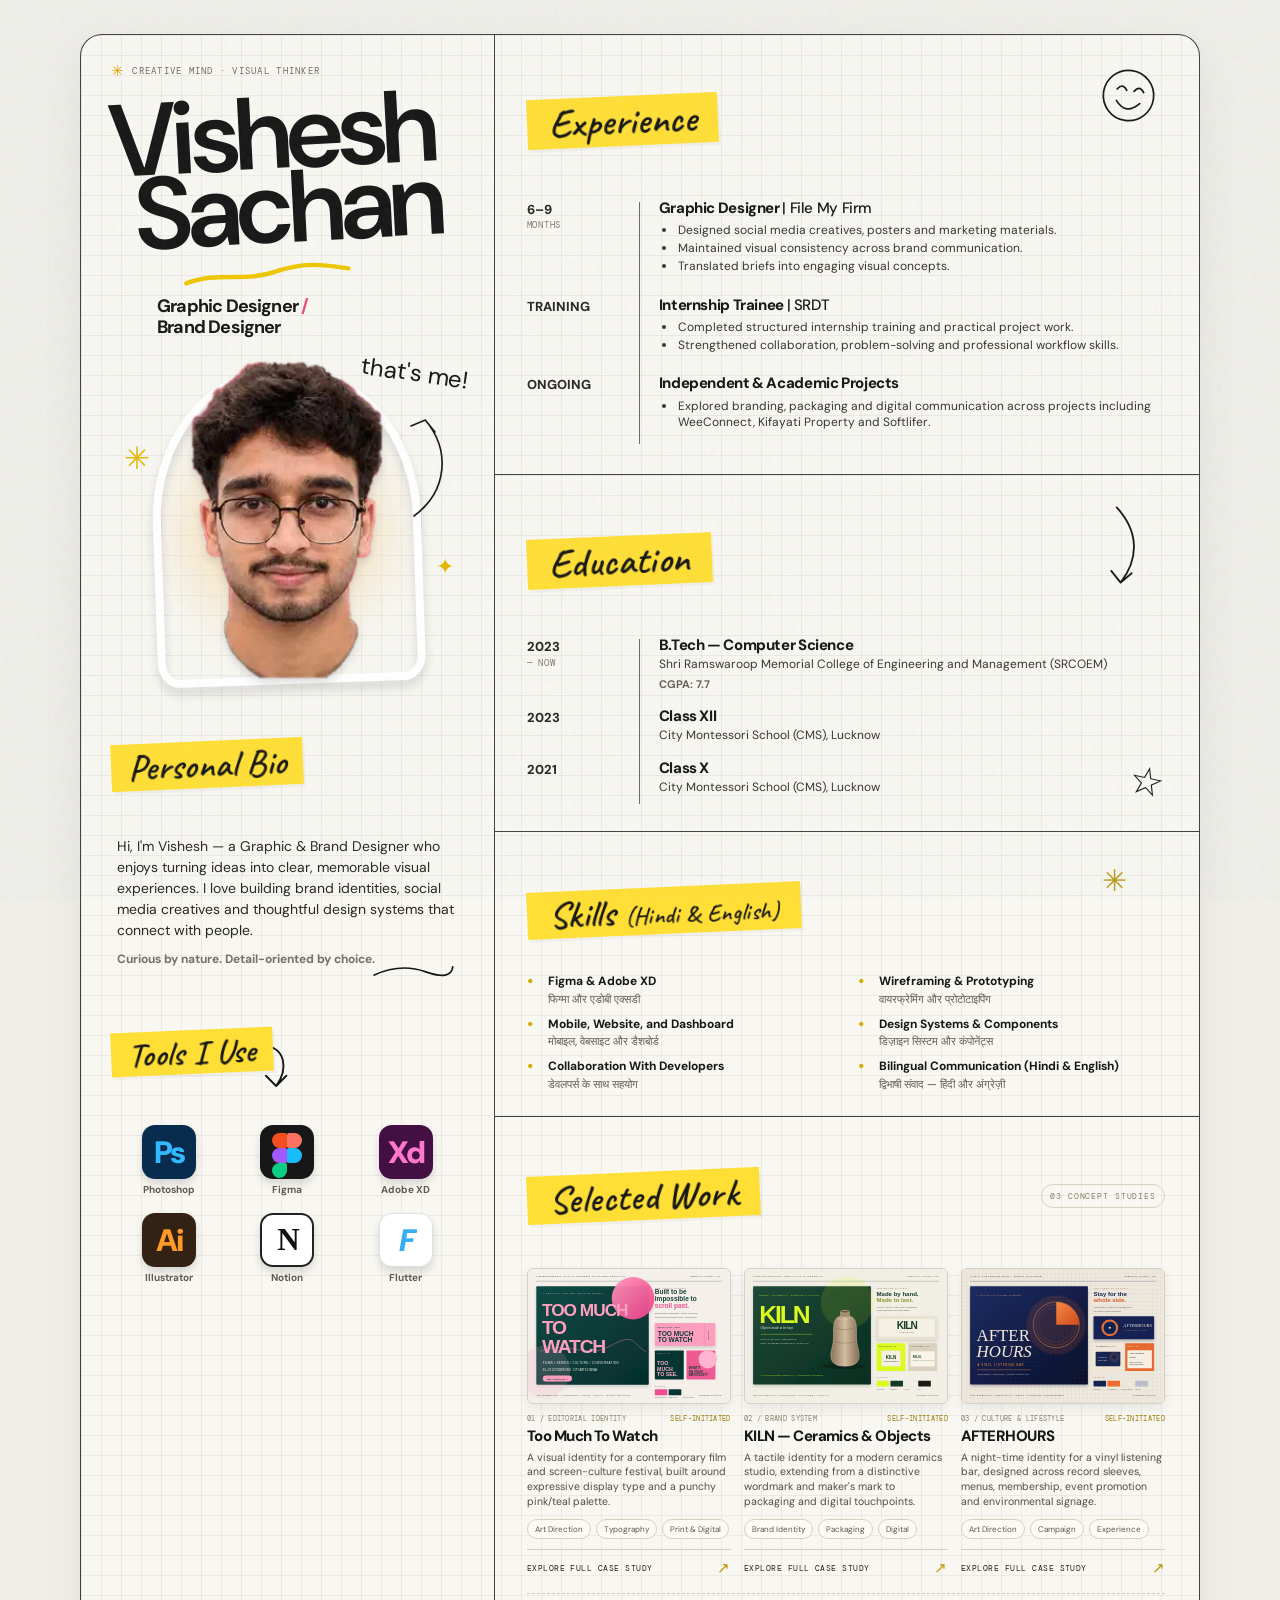
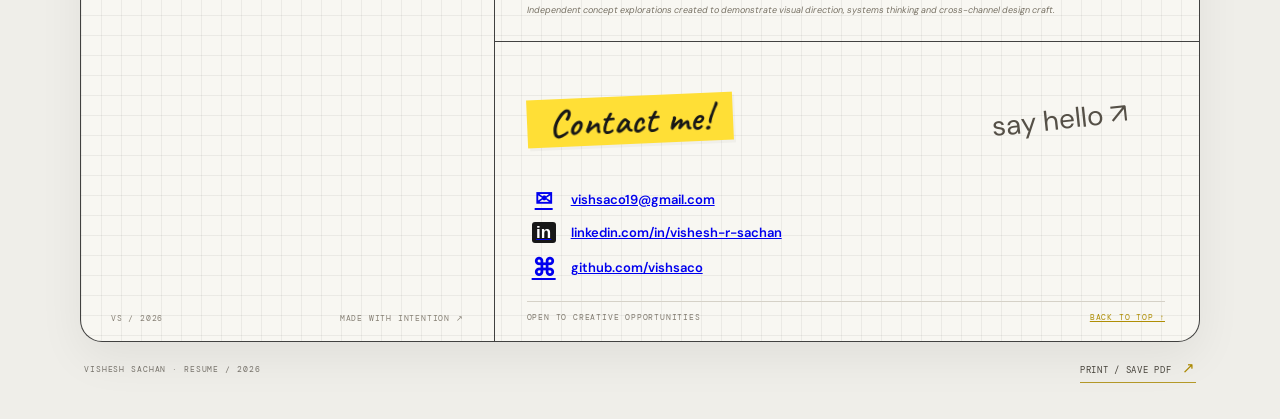
<file: index.html>
<!doctype html>
<html lang="en">
<head>
  <meta charset="utf-8">
  <meta name="viewport" content="width=device-width, initial-scale=1">
  <meta name="theme-color" content="#f7f6f1">
  <meta name="description" content="Vishesh Sachan — Graphic Designer and Brand Designer. Resume and selected experience.">
  <title>Vishesh Sachan — Resume</title>
  <link rel="preconnect" href="https://fonts.googleapis.com">
  <link rel="preconnect" href="https://fonts.gstatic.com" crossorigin>
  <link href="https://fonts.googleapis.com/css2?family=Caveat:wght@500;600;700&family=DM+Sans:wght@400;500;600;700;800;900&family=DM+Mono:wght@400;500&display=swap" rel="stylesheet">
  <link rel="stylesheet" href="./styles.css">
</head>
<body>
  <div class="paper-noise" aria-hidden="true"></div>
  <div class="page-wrap">
    <div class="resume-board" id="top">
      <aside class="left-rail">
        <header class="identity">
          <div class="tiny-kicker"><span class="tiny-star">✳</span> CREATIVE MIND · VISUAL THINKER</div>
          <h1 class="name handwritten">Vishesh<br><span>Sachan</span></h1>
          <svg class="name-scribble" viewBox="0 0 230 24" aria-hidden="true"><path d="M4 17 C46 3 82 21 123 10 S189 4 224 12"/></svg>
          <p class="role">Graphic Designer <span>/</span><br>Brand Designer</p>
        </header>

        <div class="portrait-zone">
          <div class="portrait-halo"></div>
          <svg class="portrait-arrow" viewBox="0 0 80 160" aria-hidden="true">
            <path d="M12 146 C58 112 60 57 27 18 M27 18 L8 26 M27 18 L40 34"/>
          </svg>
          <div class="portrait-sticker">
            <img src="./portrait.webp" alt="Portrait of Vishesh Sachan">
          </div>
          <div class="portrait-caption handwritten">that's me!</div>
          <span class="portrait-spark spark-a">✳</span>
          <span class="portrait-spark spark-b">✦</span>
        </div>

        <section class="bio-block">
          <h2 class="note-label handwritten">Personal Bio</h2>
          <p>Hi, I'm Vishesh — a Graphic &amp; Brand Designer who enjoys turning ideas into clear, memorable visual experiences. I love building brand identities, social media creatives and thoughtful design systems that connect with people.</p>
          <p class="bio-last">Curious by nature. Detail-oriented by choice.</p>
          <svg class="underline-doodle" viewBox="0 0 100 22" aria-hidden="true"><path d="M2 16 Q34 1 65 12 T98 6"/></svg>
        </section>

        <section class="tools-block">
          <h2 class="note-label handwritten">Tools I Use</h2>
          <svg class="down-arrow" viewBox="0 0 60 70" aria-hidden="true"><path d="M15 4 C48 6 49 35 34 56 M34 56 L21 43 M34 56 L47 43"/></svg>
          <div class="software-grid">
            <div class="software photoshop" aria-label="Adobe Photoshop"><b>Ps</b><span>Photoshop</span></div>
            <div class="software figma" aria-label="Figma"><b><i></i><i></i><i></i><i></i><i></i></b><span>Figma</span></div>
            <div class="software xd" aria-label="Adobe XD"><b>Xd</b><span>Adobe XD</span></div>
            <div class="software illustrator" aria-label="Adobe Illustrator"><b>Ai</b><span>Illustrator</span></div>
            <div class="software notion" aria-label="Notion"><b>N</b><span>Notion</span></div>
            <div class="software flutter" aria-label="Flutter"><b>F</b><span>Flutter</span></div>
          </div>
        </section>
        <div class="rail-footer"><span>VS / 2026</span><span>MADE WITH INTENTION ↗</span></div>
      </aside>

      <main class="right-rail">
        <section class="resume-section experience-section" id="experience">
          <div class="section-head">
            <h2 class="note-label handwritten">Experience</h2>
            <svg class="smile-doodle" viewBox="0 0 80 80" aria-hidden="true"><circle cx="40" cy="40" r="31"/><path d="M25 34 q6 -9 12 0 M46 34 q6 -9 12 0 M26 48 q14 17 29 0"/></svg>
          </div>
          <div class="timeline">
            <article class="timeline-item">
              <div class="timeline-date">6–9<br><small>MONTHS</small></div>
              <div class="timeline-content">
                <h3>Graphic Designer <span>| File My Firm</span></h3>
                <ul>
                  <li>Designed social media creatives, posters and marketing materials.</li>
                  <li>Maintained visual consistency across brand communication.</li>
                  <li>Translated briefs into engaging visual concepts.</li>
                </ul>
              </div>
            </article>
            <article class="timeline-item">
              <div class="timeline-date">TRAINING</div>
              <div class="timeline-content">
                <h3>Internship Trainee <span>| SRDT</span></h3>
                <ul>
                  <li>Completed structured internship training and practical project work.</li>
                  <li>Strengthened collaboration, problem-solving and professional workflow skills.</li>
                </ul>
              </div>
            </article>
            <article class="timeline-item">
              <div class="timeline-date">ONGOING</div>
              <div class="timeline-content">
                <h3>Independent &amp; Academic Projects</h3>
                <ul>
                  <li>Explored branding, packaging and digital communication across projects including WeeConnect, Kifayati Property and Softlifer.</li>
                </ul>
              </div>
            </article>
          </div>
        </section>

        <section class="resume-section education-section" id="education">
          <div class="section-head">
            <h2 class="note-label handwritten">Education</h2>
            <svg class="curve-doodle" viewBox="0 0 60 120" aria-hidden="true"><path d="M15 5 C45 38 42 72 20 101 M20 101 L8 86 M20 101 L34 89"/></svg>
          </div>
          <div class="timeline education-timeline">
            <article class="timeline-item">
              <div class="timeline-date">2023<br><small>— NOW</small></div>
              <div class="timeline-content">
                <h3>B.Tech — Computer Science</h3>
                <p>Shri Ramswaroop Memorial College of Engineering and Management (SRCOEM)</p>
                <p class="detail">CGPA: 7.7</p>
              </div>
            </article>
            <article class="timeline-item">
              <div class="timeline-date">2023</div>
              <div class="timeline-content">
                <h3>Class XII</h3>
                <p>City Montessori School (CMS), Lucknow</p>
              </div>
            </article>
            <article class="timeline-item">
              <div class="timeline-date">2021</div>
              <div class="timeline-content">
                <h3>Class X</h3>
                <p>City Montessori School (CMS), Lucknow</p>
              </div>
            </article>
          </div>
          <span class="education-star">☆</span>
        </section>

        <section class="resume-section skills-section" id="skills">
          <div class="section-head">
            <h2 class="note-label handwritten">Skills <span>(Hindi &amp; English)</span></h2>
            <span class="section-spark">✳</span>
          </div>
          <ul class="bilingual-skills">
            <li><span class="skill-bullet">•</span><span><b>Figma &amp; Adobe XD</b><small>फिग्मा और एडोबी एक्सडी</small></span></li>
            <li><span class="skill-bullet">•</span><span><b>Wireframing &amp; Prototyping</b><small>वायरफ्रेमिंग और प्रोटोटाइपिंग</small></span></li>
            <li><span class="skill-bullet">•</span><span><b>Mobile, Website, and Dashboard</b><small>मोबाइल, वेबसाइट और डैशबोर्ड</small></span></li>
            <li><span class="skill-bullet">•</span><span><b>Design Systems &amp; Components</b><small>डिज़ाइन सिस्टम और कंपोनेंट्स</small></span></li>
            <li><span class="skill-bullet">•</span><span><b>Collaboration With Developers</b><small>डेवलपर्स के साथ सहयोग</small></span></li>
            <li><span class="skill-bullet">•</span><span><b>Bilingual Communication (Hindi &amp; English)</b><small>द्विभाषी संवाद — हिंदी और अंग्रेज़ी</small></span></li>
          </ul>
        </section>


        <section class="resume-section selected-work-section" id="selected-work">
          <div class="section-head">
            <h2 class="note-label handwritten">Selected Work</h2>
            <span class="work-kicker">03 CONCEPT STUDIES</span>
          </div>
          <div class="work-grid">
            <article class="work-card">
              <a class="work-image" href="./case-study-sharp.html?project=watch&rev=20261105" aria-label="Open Too Much To Watch concept board"><img src="./project-1.svg" alt="Too Much To Watch festival identity: poster, ticket, programme booklet, social posts, merchandise and wayfinding" loading="lazy"><span class="image-open">VIEW CASE STUDY ↗</span></a>
              <div class="work-meta"><span>01 / EDITORIAL IDENTITY</span><span>SELF-INITIATED</span></div>
              <h3>Too Much To Watch</h3>
              <p>A visual identity for a contemporary film and screen-culture festival, built around expressive display type and a punchy pink/teal palette.</p>
              <div class="work-tags"><span>Art Direction</span><span>Typography</span><span>Print & Digital</span></div><a class="case-link" href="./case-study-sharp.html?project=watch&rev=20261105">EXPLORE FULL CASE STUDY <span>↗</span></a>
            </article>
            <article class="work-card">
              <a class="work-image" href="./case-study-sharp.html?project=kiln&rev=20261105" aria-label="Open KILN concept board"><img src="./project-2.svg" alt="KILN ceramics studio identity: wordmark, packaging, product branding, stationery and digital storefront" loading="lazy"><span class="image-open">VIEW CASE STUDY ↗</span></a>
              <div class="work-meta"><span>02 / BRAND SYSTEM</span><span>SELF-INITIATED</span></div>
              <h3>KILN — Ceramics & Objects</h3>
              <p>A tactile identity for a modern ceramics studio, extending from a distinctive wordmark and maker's mark to packaging and digital touchpoints.</p>
              <div class="work-tags"><span>Brand Identity</span><span>Packaging</span><span>Digital</span></div><a class="case-link" href="./case-study-sharp.html?project=kiln&rev=20261105">EXPLORE FULL CASE STUDY <span>↗</span></a>
            </article>
            <article class="work-card">
              <a class="work-image" href="./case-study-sharp.html?project=afterhours&rev=20261105" aria-label="Open AFTERHOURS concept board"><img src="./project-3.svg" alt="AFTERHOURS listening bar identity: record sleeves, membership cards, menu, merchandise, posters and signage" loading="lazy"><span class="image-open">VIEW CASE STUDY ↗</span></a>
              <div class="work-meta"><span>03 / CULTURE & LIFESTYLE</span><span>SELF-INITIATED</span></div>
              <h3>AFTERHOURS</h3>
              <p>A night-time identity for a vinyl listening bar, designed across record sleeves, menus, membership, event promotion and environmental signage.</p>
              <div class="work-tags"><span>Art Direction</span><span>Campaign</span><span>Experience</span></div><a class="case-link" href="./case-study-sharp.html?project=afterhours&rev=20261105">EXPLORE FULL CASE STUDY <span>↗</span></a>
            </article>
          </div>
          <p class="concept-note">Independent concept explorations created to demonstrate visual direction, systems thinking and cross-channel design craft.</p>
        </section>

        <section class="resume-section contact-section" id="contact">
          <div class="section-head">
            <h2 class="note-label handwritten">Contact me!</h2>
            <span class="contact-doodle handwritten">say hello ↗</span>
          </div>
          <div class="contact-links">
            <a href="mailto:vishsaco19@gmail.com"><span class="contact-icon">✉</span><span>vishsaco19@gmail.com</span></a>
            <a href="https://www.linkedin.com/in/vishesh-r-sachan-5ab29739b/" target="_blank" rel="noopener"><span class="contact-icon linkedin-icon">in</span><span>linkedin.com/in/vishesh-r-sachan</span></a>
            <a href="https://github.com/vishsaco" target="_blank" rel="noopener"><span class="contact-icon github-icon">⌘</span><span>github.com/vishsaco</span></a>
          </div>
          <div class="contact-bottom"><span>OPEN TO CREATIVE OPPORTUNITIES</span><a href="#top">BACK TO TOP ↑</a></div>
        </section>
      </main>
    </div>
    <div class="page-controls">
      <span>VISHESH SACHAN · RESUME / 2026</span>
      <button id="printResume" type="button">PRINT / SAVE PDF <span>↗</span></button>
    </div>
  </div>
  <script src="./app.js"></script>
</body>
</html>
</file>
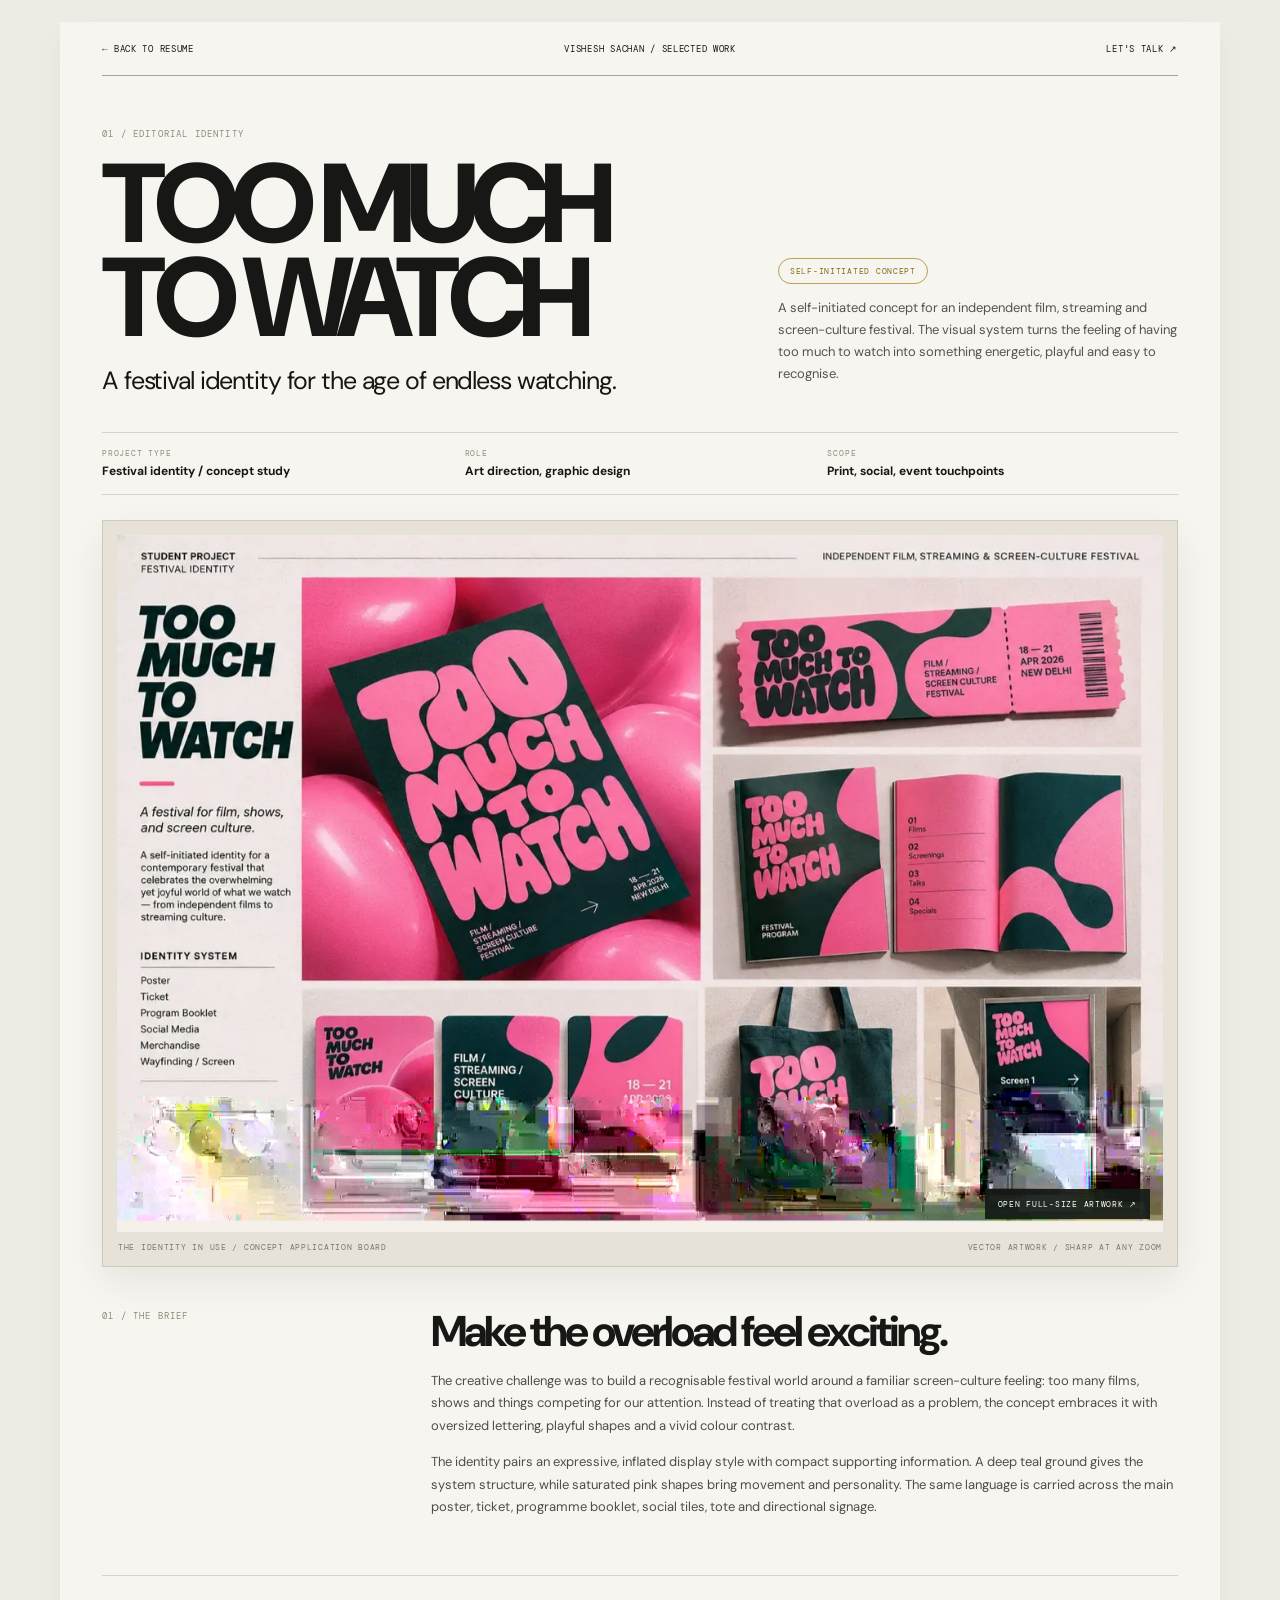
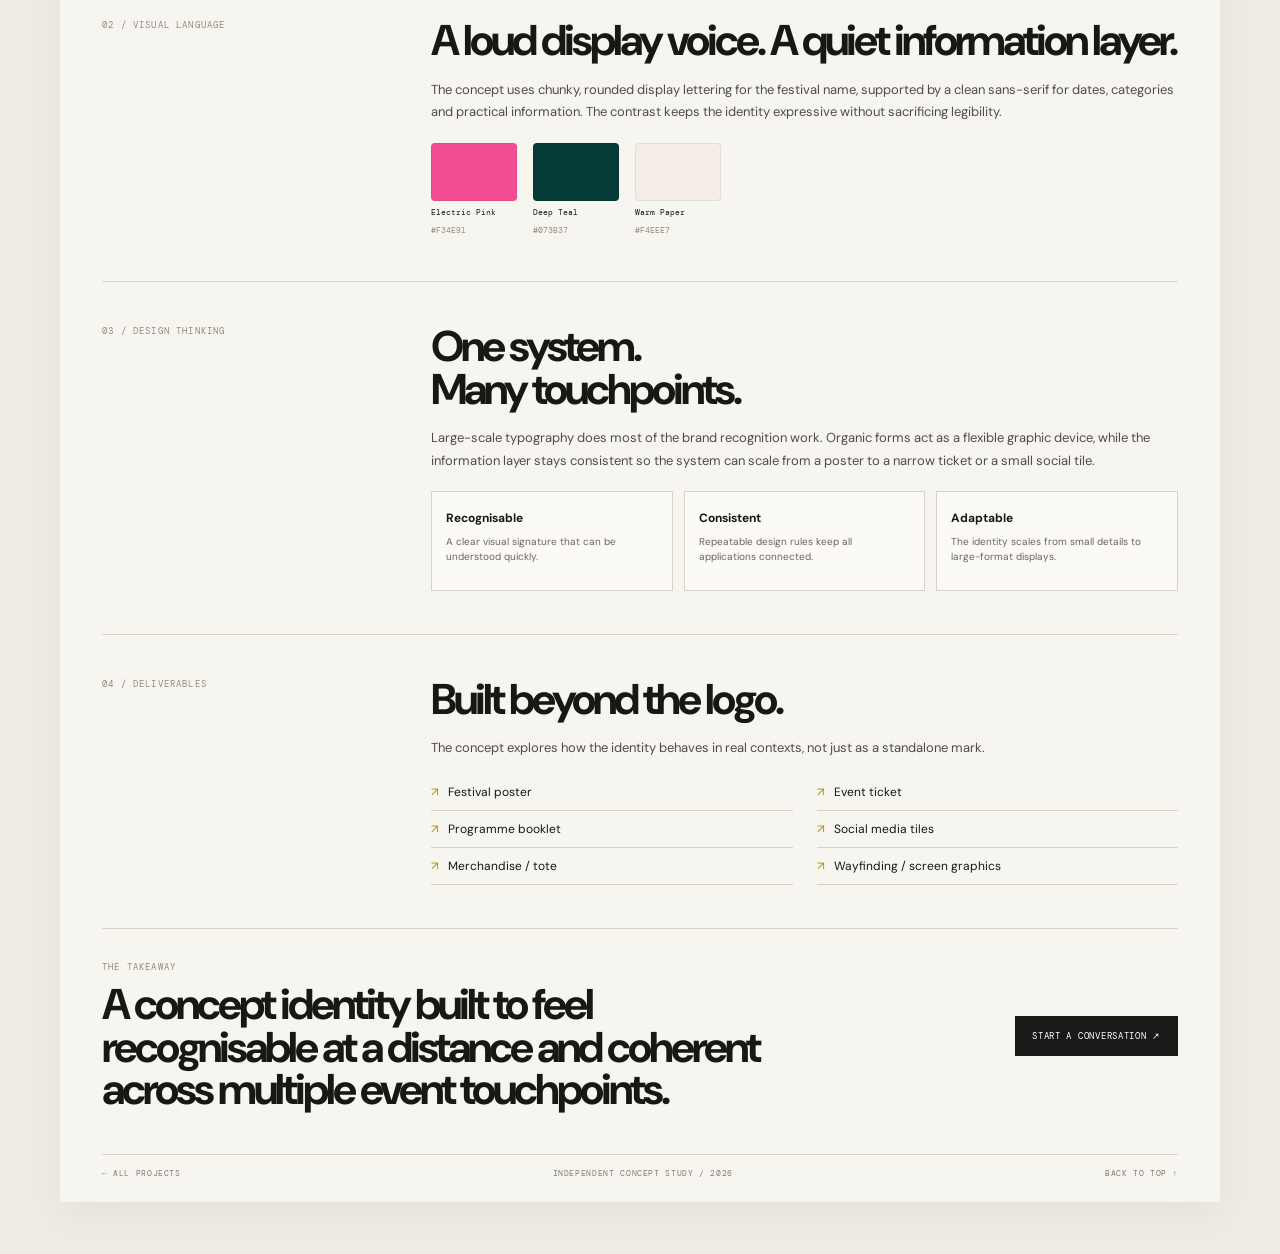
<file: case-study-sharp.html>
<!doctype html>
<html lang="en">
<head>
<meta charset="utf-8"><meta name="viewport" content="width=device-width,initial-scale=1">
<meta name="description" content="Graphic design project case study by Vishesh Sachan.">
<title>Project Case Study — Vishesh Sachan</title>
<link rel="preconnect" href="https://fonts.googleapis.com">
<link rel="preconnect" href="https://fonts.gstatic.com" crossorigin>
<link href="https://fonts.googleapis.com/css2?family=DM+Mono:wght@400;500&family=DM+Sans:wght@400;500;600;700;800;900&family=Playfair+Display:ital,wght@0,500;1,500&display=swap" rel="stylesheet">
<link rel="stylesheet" href="./case-study-sharp.css?v=20261105">
</head>
<body>
<main class="case-shell">
<nav class="case-nav"><a href="./index.html#selected-work">← BACK TO RESUME</a><span>VISHESH SACHAN / SELECTED WORK</span><a href="./index.html#contact">LET'S TALK ↗</a></nav>
<header class="case-hero">
  <div><div class="eyebrow" id="eyebrow"></div><h1 id="project-title"></h1><p id="project-subtitle" class="subtitle"></p></div>
  <aside class="case-intro"><span class="concept-chip">SELF-INITIATED CONCEPT</span><p id="project-intro"></p></aside>
</header>
<dl class="project-meta"><div><dt>Project type</dt><dd id="meta-type"></dd></div><div><dt>Role</dt><dd id="meta-role"></dd></div><div><dt>Scope</dt><dd id="meta-scope"></dd></div></dl>
<figure class="hero-board"><a class="board-open" id="board-open" href="#" target="_blank" rel="noopener" aria-label="Open full-size vector artwork"><img id="board-image" src="" alt=""><span>OPEN FULL-SIZE ARTWORK ↗</span></a><figcaption><span id="board-caption"></span><span>VECTOR ARTWORK / SHARP AT ANY ZOOM</span></figcaption></figure>
<section class="case-section"><div class="section-label">01 / THE BRIEF</div><div><h2 id="brief-title"></h2><p id="brief-text"></p><p id="solution-text"></p></div></section>
<section class="case-section"><div class="section-label">02 / VISUAL LANGUAGE</div><div><h2 id="visual-title"></h2><p id="visual-text"></p><div id="palette" class="palette"></div></div></section>
<section class="case-section"><div class="section-label">03 / DESIGN THINKING</div><div><h2>One system.<br>Many touchpoints.</h2><p id="thinking-text"></p><div class="principles"><article><b>Recognisable</b><p>A clear visual signature that can be understood quickly.</p></article><article><b>Consistent</b><p>Repeatable design rules keep all applications connected.</p></article><article><b>Adaptable</b><p>The identity scales from small details to large-format displays.</p></article></div></div></section>
<section class="case-section"><div class="section-label">04 / DELIVERABLES</div><div><h2>Built beyond the logo.</h2><p>The concept explores how the identity behaves in real contexts, not just as a standalone mark.</p><ul id="deliverables" class="deliverables"></ul></div></section>
<section class="case-end"><div><div class="section-label">THE TAKEAWAY</div><h2 id="takeaway"></h2></div><a class="contact-button" href="mailto:vishsaco19@gmail.com?subject=Let's%20talk%20design">START A CONVERSATION ↗</a></section>
<footer class="case-footer"><a href="./index.html#selected-work">← ALL PROJECTS</a><span>INDEPENDENT CONCEPT STUDY / 2026</span><a href="./index.html#top">BACK TO TOP ↑</a></footer>
</main>
<script src="./case-study-sharp.js?v=20261105-original2"></script>
</body></html>
</file>
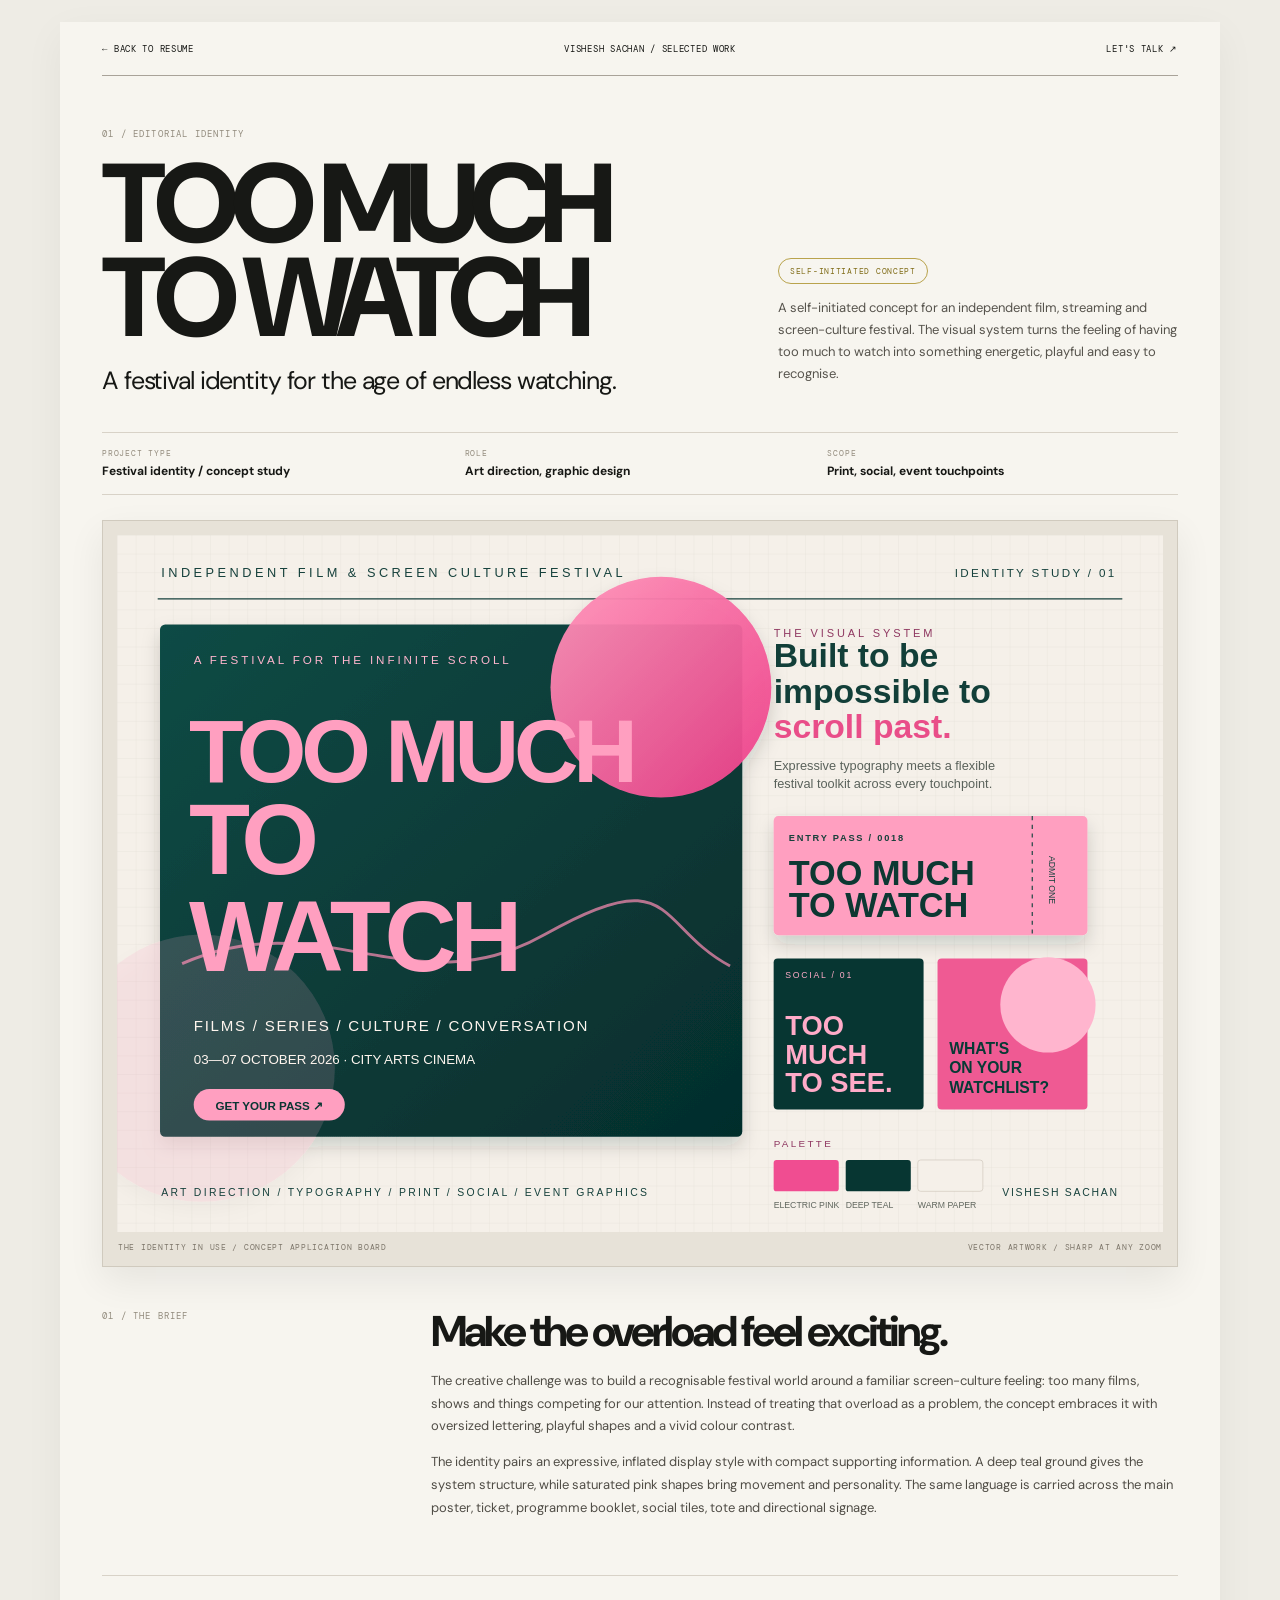
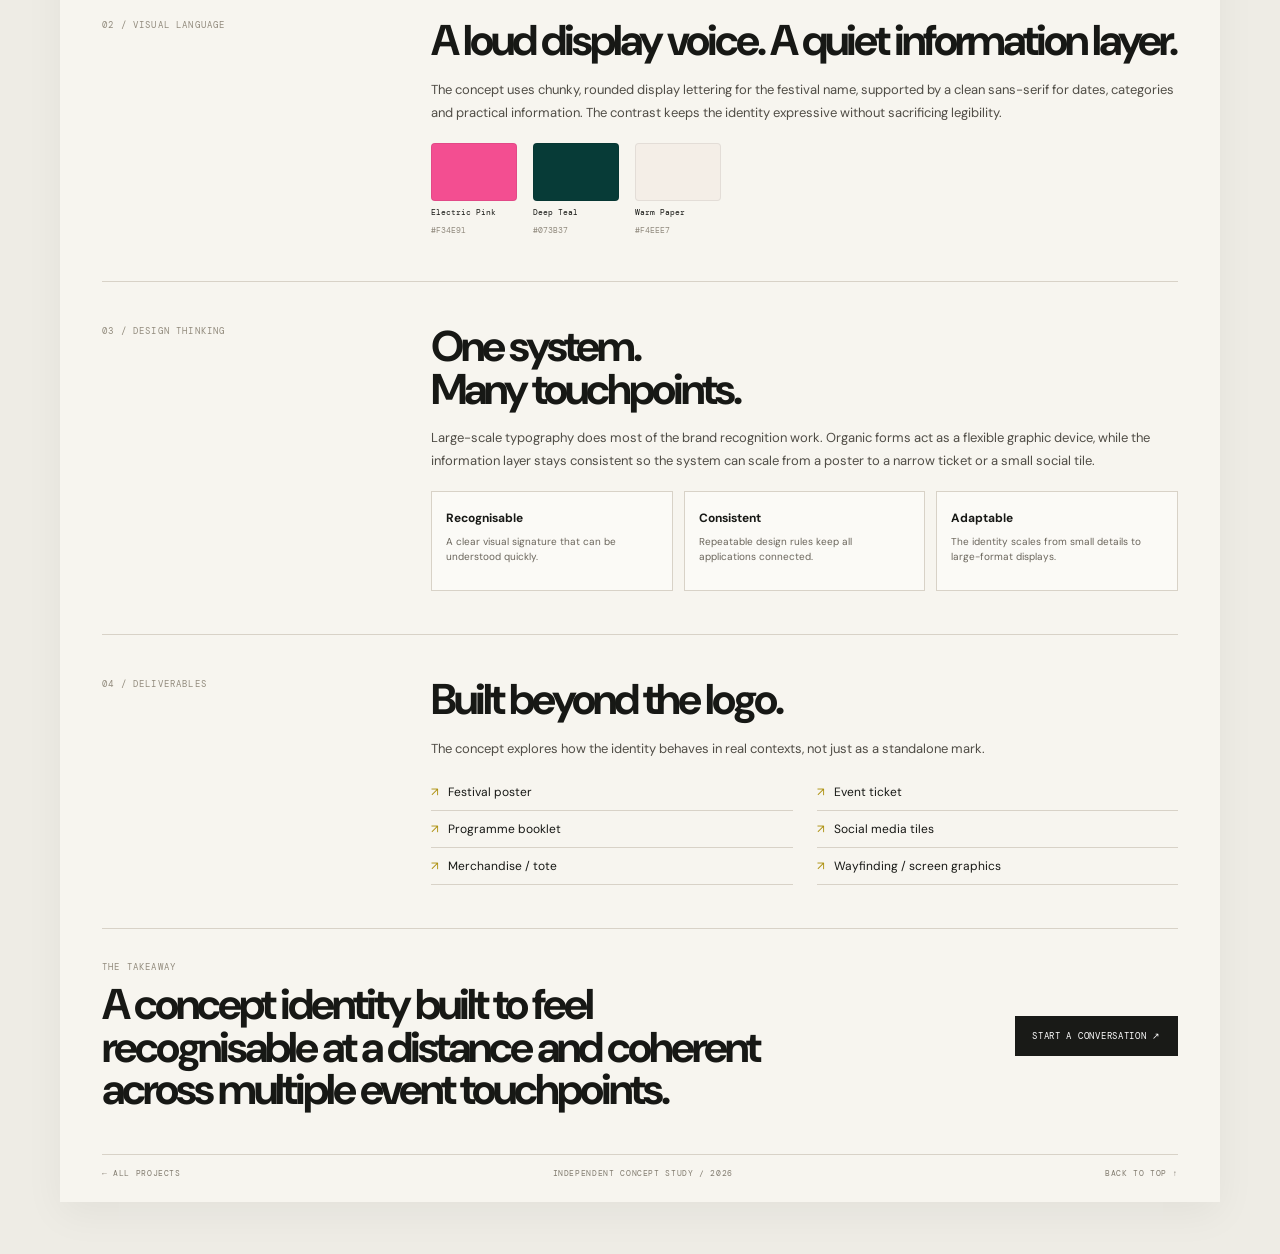
<file: case-study.html>
<!doctype html>
<html lang="en">
<head>
<meta charset="utf-8"><meta name="viewport" content="width=device-width,initial-scale=1">
<meta name="description" content="Graphic design project case study by Vishesh Sachan.">
<title>Project Case Study — Vishesh Sachan</title>
<link rel="preconnect" href="https://fonts.googleapis.com">
<link rel="preconnect" href="https://fonts.gstatic.com" crossorigin>
<link href="https://fonts.googleapis.com/css2?family=DM+Mono:wght@400;500&family=DM+Sans:wght@400;500;600;700;800;900&family=Playfair+Display:ital,wght@0,500;1,500&display=swap" rel="stylesheet">
<link rel="stylesheet" href="./case-study.css">
</head>
<body>
<main class="case-shell">
<nav class="case-nav"><a href="./index.html#selected-work">← BACK TO RESUME</a><span>VISHESH SACHAN / SELECTED WORK</span><a href="./index.html#contact">LET'S TALK ↗</a></nav>
<header class="case-hero">
  <div><div class="eyebrow" id="eyebrow"></div><h1 id="project-title"></h1><p id="project-subtitle" class="subtitle"></p></div>
  <aside class="case-intro"><span class="concept-chip">SELF-INITIATED CONCEPT</span><p id="project-intro"></p></aside>
</header>
<dl class="project-meta"><div><dt>Project type</dt><dd id="meta-type"></dd></div><div><dt>Role</dt><dd id="meta-role"></dd></div><div><dt>Scope</dt><dd id="meta-scope"></dd></div></dl>
<figure class="hero-board"><a class="board-open" id="board-open" href="#" target="_blank" rel="noopener" aria-label="Open full-size vector artwork"><img id="board-image" src="" alt=""><span>OPEN FULL-SIZE ARTWORK ↗</span></a><figcaption><span id="board-caption"></span><span>VECTOR ARTWORK / SHARP AT ANY ZOOM</span></figcaption></figure>
<section class="case-section"><div class="section-label">01 / THE BRIEF</div><div><h2 id="brief-title"></h2><p id="brief-text"></p><p id="solution-text"></p></div></section>
<section class="case-section"><div class="section-label">02 / VISUAL LANGUAGE</div><div><h2 id="visual-title"></h2><p id="visual-text"></p><div id="palette" class="palette"></div></div></section>
<section class="case-section"><div class="section-label">03 / DESIGN THINKING</div><div><h2>One system.<br>Many touchpoints.</h2><p id="thinking-text"></p><div class="principles"><article><b>Recognisable</b><p>A clear visual signature that can be understood quickly.</p></article><article><b>Consistent</b><p>Repeatable design rules keep all applications connected.</p></article><article><b>Adaptable</b><p>The identity scales from small details to large-format displays.</p></article></div></div></section>
<section class="case-section"><div class="section-label">04 / DELIVERABLES</div><div><h2>Built beyond the logo.</h2><p>The concept explores how the identity behaves in real contexts, not just as a standalone mark.</p><ul id="deliverables" class="deliverables"></ul></div></section>
<section class="case-end"><div><div class="section-label">THE TAKEAWAY</div><h2 id="takeaway"></h2></div><a class="contact-button" href="mailto:vishsaco19@gmail.com?subject=Let's%20talk%20design">START A CONVERSATION ↗</a></section>
<footer class="case-footer"><a href="./index.html#selected-work">← ALL PROJECTS</a><span>INDEPENDENT CONCEPT STUDY / 2026</span><a href="./index.html#top">BACK TO TOP ↑</a></footer>
</main>
<script src="./case-study.js"></script>
</body></html>
</file>
<file: styles.css>
:root{
  --paper:#f8f7f2;--ink:#171717;--muted:#68655e;--yellow:#ffdf36;--pink:#ed4c76;
  --line:rgba(20,20,20,.8);--grid:rgba(45,45,45,.085);--hand:'Caveat',cursive;--sans:'DM Sans',Arial,sans-serif;--mono:'DM Mono',monospace;
}
*{box-sizing:border-box}
html{scroll-behavior:smooth}
body{margin:0;background:#efeee9;color:var(--ink);font-family:var(--sans);overflow-x:hidden}
.paper-noise{position:fixed;inset:0;z-index:20;pointer-events:none;opacity:.11;background-image:url("data:image/svg+xml,%3Csvg viewBox='0 0 180 180' xmlns='http://www.w3.org/2000/svg'%3E%3Cfilter id='n'%3E%3CfeTurbulence type='fractalNoise' baseFrequency='.8' numOctaves='3' stitchTiles='stitch'/%3E%3C/filter%3E%3Crect width='100%25' height='100%25' filter='url(%23n)' opacity='.4'/%3E%3C/svg%3E")}
.page-wrap{width:min(1120px,calc(100% - 34px));margin:34px auto 24px}
.resume-board{position:relative;display:grid;grid-template-columns:37% 63%;background-color:var(--paper);border:1.7px solid var(--line);border-radius:22px;overflow:hidden;box-shadow:0 16px 45px #00000010}
.resume-board:before{content:"";position:absolute;inset:0;pointer-events:none;background-image:linear-gradient(to right,var(--grid) 1px,transparent 1px),linear-gradient(to bottom,var(--grid) 1px,transparent 1px);background-size:20px 20px;opacity:.75;z-index:0}
.left-rail,.right-rail{position:relative;z-index:1;min-width:0}
.left-rail{border-right:1.5px solid var(--line);padding:26px 30px 18px;display:flex;flex-direction:column}
.right-rail{display:flex;flex-direction:column}
.identity{position:relative;min-height:220px}
.tiny-kicker{display:flex;align-items:center;gap:7px;font:9px var(--mono);letter-spacing:.14em;color:#6e6a62;text-transform:uppercase}
.tiny-star{font-size:15px;color:#d9a900}
.name{font-size:clamp(68px,8vw,105px);font-weight:600;line-height:.72;letter-spacing:-.045em;margin:25px 0 0;transform:rotate(-3deg);transform-origin:left center}
.name span{margin-left:22px}
.name-scribble{display:block;width:170px;height:20px;fill:none;stroke:#efc600;stroke-width:6;stroke-linecap:round;margin:11px 0 0 72px;transform:rotate(-4deg)}
.role{font-size:18px;line-height:1.16;font-weight:700;margin:12px 0 0 46px;letter-spacing:-.045em}
.role span{color:var(--pink)}
.portrait-zone{height:340px;position:relative;margin:5px -5px 0;display:flex;justify-content:center;align-items:flex-end}
.portrait-halo{position:absolute;width:74%;height:76%;left:12%;bottom:7%;background:radial-gradient(ellipse,#ffe7a3 0%,#f3dfba88 48%,transparent 70%);filter:blur(15px);transform:rotate(-8deg)}
.portrait-sticker{position:relative;height:96%;width:88%;display:flex;justify-content:center;align-items:flex-end;z-index:2}
.portrait-sticker:before{content:"";position:absolute;inset:3% 8% 0;border:8px solid #fff;border-radius:48% 48% 8% 8%;transform:rotate(-2deg);filter:drop-shadow(0 7px 5px #0002);z-index:-1}
.portrait-sticker img{height:100%;width:100%;object-fit:contain;object-position:center bottom;filter:drop-shadow(0 5px 4px #0002);animation:portraitFloat 5s ease-in-out infinite;transform-origin:center bottom}
.portrait-arrow{position:absolute;right:1%;top:18%;width:60px;height:125px;fill:none;stroke:#181818;stroke-width:2.2;stroke-linecap:round;stroke-linejoin:round;z-index:3;animation:arrowBob 3.4s ease-in-out infinite}
.portrait-caption{position:absolute;right:0;top:4%;font-size:24px;transform:rotate(8deg)}
.portrait-spark{position:absolute;color:#e4b800;font-size:31px;z-index:3}
.spark-a{left:5%;top:28%;animation:sparkTurn 8s linear infinite}
.spark-b{right:4%;bottom:30%;font-size:22px;animation:sparkTurn 6s linear infinite reverse}
.bio-block{position:relative;margin-top:22px;padding-top:5px}
.note-label{display:inline-block;position:relative;z-index:1;background:var(--yellow);padding:5px 17px 4px;font:600 37px/1.03 var(--hand);letter-spacing:.01em;transform:rotate(-2.5deg);box-shadow:2px 3px 0 #00000008}
.bio-block p{font-size:14px;line-height:1.5;margin:17px 6px 0;color:#282722}
.bio-block .bio-last{font-size:12px;font-weight:700;margin-top:9px;color:#777066}
.underline-doodle{width:85px;height:18px;position:absolute;right:8px;bottom:-12px;fill:none;stroke:#171717;stroke-width:2.1;stroke-linecap:round}
.tools-block{position:relative;margin-top:32px;padding-top:2px}
.tools-block .note-label{font-size:34px}
.down-arrow{position:absolute;top:42px;left:138px;width:48px;height:55px;fill:none;stroke:#171717;stroke-width:2.4;stroke-linecap:round;stroke-linejoin:round;animation:arrowBob 3s ease-in-out infinite}
.software-grid{display:grid;grid-template-columns:repeat(3,1fr);gap:17px 11px;margin:23px 4px 0}
.software{display:flex;flex-direction:column;align-items:center;gap:4px;min-width:0}
.software>b{width:54px;height:54px;border-radius:13px;display:flex;align-items:center;justify-content:center;font-size:31px;font-weight:900;letter-spacing:-.08em;box-shadow:0 5px 9px #0002;transition:transform .28s cubic-bezier(.2,.8,.2,1),box-shadow .28s}
.software:hover>b{transform:translateY(-7px) rotate(-5deg) scale(1.06);box-shadow:0 11px 14px #0002}
.software>span{font-size:10px;font-weight:700;color:#5e5b54}
.photoshop>b{background:#082c4d;color:#31b8ff}
.figma>b{background:#171717}
.figma b{display:block;position:relative}
.figma i{position:absolute;width:15px;height:15px;border-radius:8px 2px 2px 8px;left:12px}
.figma i:nth-child(1){top:8px;background:#f24e1e;border-radius:8px 2px 2px 8px}
.figma i:nth-child(2){top:8px;left:27px;background:#ff7262;border-radius:2px 8px 8px 2px}
.figma i:nth-child(3){top:23px;background:#a259ff;border-radius:8px 2px 2px 8px}
.figma i:nth-child(4){top:23px;left:27px;background:#1abcfe;border-radius:2px 8px 8px 2px}
.figma i:nth-child(5){top:38px;background:#0acf83;border-radius:8px 2px 8px 8px}
.xd>b{background:#431044;color:#ff78cc}
.illustrator>b{background:#332113;color:#ff9a28}
.notion>b{background:#fff;color:#111;border:2px solid #222;font-family:Georgia,serif;text-shadow:1px 1px #fff}
.flutter>b{background:#fff;color:#35aef4;border:1px solid #e0e0e0;font-style:italic}
.rail-footer{display:flex;justify-content:space-between;gap:10px;margin-top:auto;padding-top:22px;font:8px var(--mono);letter-spacing:.1em;color:#878176}
.resume-section{position:relative;padding:28px 34px 25px 32px;border-bottom:1.5px solid var(--line)}
.resume-section:last-child{border-bottom:0}
.section-head{display:flex;align-items:flex-start;justify-content:space-between;gap:16px;margin-bottom:17px}
.section-head .note-label{font-size:40px;padding:5px 22px 4px}
.smile-doodle{width:65px;height:65px;flex:0 0 auto;fill:none;stroke:#171717;stroke-width:2.1;stroke-linecap:round;stroke-linejoin:round;margin:0 4px 0 0;transform:rotate(8deg)}
.timeline{position:relative}
.timeline:before{content:"";position:absolute;left:112px;top:5px;bottom:5px;width:1.5px;background:linear-gradient(#242424aa,#242424aa);transform:scaleY(0);transform-origin:top;transition:transform 1.1s cubic-bezier(.2,.7,.2,1)}
.timeline.is-visible:before{transform:scaleY(1)}
.timeline-item{display:grid;grid-template-columns:112px minmax(0,1fr);gap:20px;position:relative;padding:2px 0 17px;opacity:0;transform:translateY(12px);transition:opacity .55s ease,transform .55s ease}
.timeline-item.is-visible{opacity:1;transform:translateY(0)}
.timeline-date{font-size:13px;font-weight:800;line-height:1.14;text-align:left;padding:4px 0 0 0;color:#282722}
.timeline-date small{font:9px var(--mono);letter-spacing:.08em;color:#817c70}
.timeline-content h3{font-size:15px;line-height:1.23;margin:0 0 5px;font-weight:800;letter-spacing:-.025em}
.timeline-content h3 span{font-weight:500}
.timeline-content ul{padding-left:18px;margin:0;font-size:12px;line-height:1.35;color:#35332e}
.timeline-content li{padding-left:1px;margin:0 0 2px}
.timeline-content p{font-size:12px;line-height:1.38;margin:0;color:#37352f}
.timeline-content .detail{font-size:11px;font-weight:700;margin-top:4px;color:#666056}
.education-section{padding-bottom:22px}
.education-section .section-head{margin-bottom:14px}
.education-timeline:before{left:112px}
.education-timeline .timeline-item{padding-bottom:13px}
.education-timeline .timeline-content h3{margin-bottom:2px}
.curve-doodle{width:47px;height:95px;fill:none;stroke:#171717;stroke-width:2.3;stroke-linecap:round;stroke-linejoin:round;margin:0 2% -19px 0;animation:arrowBob 4s ease-in-out infinite}
.education-star{position:absolute;right:5%;bottom:24px;font-size:39px;transform:rotate(12deg)}
.skills-section{padding-top:24px;padding-bottom:24px}
.skills-section .section-head{margin-bottom:10px}
.skills-section .note-label{font-size:37px}
.skills-section .note-label span{font-size:24px;white-space:nowrap}
.section-spark{font-size:30px;margin:5px 6% 0 0;color:#b99b17;animation:sparkTurn 12s linear infinite}
.bilingual-skills{display:grid;grid-template-columns:1fr 1fr;column-gap:25px;row-gap:10px;padding:0;margin:0;list-style:none}
.bilingual-skills li{display:grid;grid-template-columns:17px minmax(0,1fr);gap:4px;font-size:12px;line-height:1.3;opacity:0;transform:translateX(-10px);transition:opacity .5s ease,transform .5s ease}
.bilingual-skills li.is-visible{opacity:1;transform:translateX(0)}
.skill-bullet{font-size:18px;line-height:14px;color:#d3ac08}
.bilingual-skills b{font-weight:700}
.bilingual-skills small{display:block;color:#625e54;font-size:11px;line-height:1.35;margin-top:2px;font-weight:500}
.contact-section{padding-top:22px;padding-bottom:19px}
.contact-section .section-head{margin-bottom:10px;align-items:center}
.contact-section .note-label{font-size:38px}
.contact-doodle{font-size:28px;transform:rotate(-6deg);margin-right:6%;color:#555047}
.contact-links{display:grid;grid-template-columns:1fr;gap:9px;margin:0 0 0 5px}
.contact-links a{display:flex;align-items:center;gap:15px;font-size:13px;font-weight:600;width:fit-content;max-width:100%;overflow-wrap:anywhere;transition:transform .2s,color .2s}
.contact-links a:hover{color:#9e7a00;transform:translateX(4px)}
.contact-icon{width:24px;flex:0 0 24px;text-align:center;font-size:21px;font-weight:900}
.linkedin-icon{font-family:Arial,sans-serif;font-size:17px;background:#171717;color:#fff;border-radius:3px;line-height:21px;height:21px}
.github-icon{font-size:24px}
.contact-bottom{display:flex;justify-content:space-between;gap:12px;border-top:1px solid #d5d1c7;margin-top:18px;padding-top:10px;font:8px var(--mono);letter-spacing:.1em;color:#817b70}
.contact-bottom a{color:#af8e05}
.page-controls{display:flex;justify-content:space-between;align-items:center;padding:12px 4px;color:#79756d;font:8px var(--mono);letter-spacing:.11em}
.page-controls button{border:0;border-bottom:1px solid #b59a29;background:transparent;padding:4px 0;color:#49453d;font:9px var(--mono);letter-spacing:.08em;cursor:pointer}
.page-controls button span{color:#ad8a00;font-size:15px;margin-left:5px}
@keyframes portraitFloat{0%,100%{transform:translateY(0) rotate(-.5deg)}50%{transform:translateY(-7px) rotate(.5deg)}}
@keyframes arrowBob{0%,100%{transform:translateY(0)}50%{transform:translateY(-6px)}}
@keyframes sparkTurn{to{rotate:360deg}}
@keyframes noteIn{0%{opacity:0;transform:translateY(16px) rotate(-8deg) scale(.9)}100%{opacity:1;transform:translateY(0) rotate(-2.5deg) scale(1)}}
@media(max-width:820px){
  .page-wrap{width:min(720px,calc(100% - 20px));margin:16px auto}
  .left-rail{padding:22px 20px 16px}
  .resume-section{padding:23px 24px 20px}
  .timeline:before{left:86px}
  .timeline-item{grid-template-columns:86px minmax(0,1fr);gap:15px}
  .education-timeline:before{left:86px}
  .name{font-size:78px}
  .role{font-size:16px;margin-left:25px}
  .portrait-zone{height:300px}
  .bilingual-skills{grid-template-columns:1fr}
}
@media(max-width:600px){
  .page-wrap{width:calc(100% - 14px);margin:9px auto}
  .resume-board{grid-template-columns:1fr;border-radius:16px}
  .left-rail{border-right:0;border-bottom:1.5px solid var(--line);padding:21px 22px 18px}
  .identity{min-height:190px}
  .name{font-size:79px;margin-top:20px}
  .role{margin-left:28px;font-size:16px}
  .portrait-zone{height:320px;margin:0 auto;width:min(360px,100%)}
  .portrait-sticker{width:74%}
  .portrait-arrow{right:5%;top:17%}
  .bio-block{margin-top:14px}
  .tools-block{margin-top:23px}
  .software-grid{max-width:330px;margin:20px auto 0}
  .rail-footer{margin-top:25px}
  .resume-section{padding:22px 21px 20px}
  .section-head .note-label{font-size:36px}
  .timeline:before,.education-timeline:before{left:82px}
  .timeline-item{grid-template-columns:82px minmax(0,1fr);gap:13px;padding-bottom:15px}
  .timeline-date{font-size:12px}
  .timeline-content h3{font-size:14px}
  .timeline-content ul,.timeline-content p{font-size:11px}
  .skills-section .note-label{font-size:34px}
  .skills-section .note-label span{font-size:20px}
  .bilingual-skills{grid-template-columns:1fr;row-gap:9px}
  .contact-links a{font-size:12px}
  .page-controls{font-size:7px}
}
@media print{
  @page{size:A4;margin:8mm}
  body{background:#fff}
  .page-wrap{width:100%;margin:0}
  .resume-board{box-shadow:none;border-radius:12px;break-inside:avoid}
  .paper-noise,.page-controls{display:none!important}
  .portrait-sticker img{animation:none}
  .timeline-item,.bilingual-skills li{opacity:1!important;transform:none!important}
  .timeline:before{transform:scaleY(1)}
  .resume-section,.bio-block,.tools-block{break-inside:avoid}
}
@media(prefers-reduced-motion:reduce){
  *,*:before,*:after{scroll-behavior:auto!important;animation-duration:.01ms!important;animation-iteration-count:1!important;transition-duration:.01ms!important}
  .timeline-item,.bilingual-skills li{opacity:1;transform:none}
  .timeline:before{transform:scaleY(1)}
}

/* Selected concept studies — custom-designed project covers */
.selected-work-section{padding-top:24px;padding-bottom:25px}
.selected-work-section .section-head{align-items:center;margin-bottom:16px}
.selected-work-section .note-label{font-size:38px}
.work-kicker{font:8px var(--mono);letter-spacing:.11em;color:#8a806d;border:1px solid #d9d1bd;padding:6px 8px;border-radius:20px}
.work-grid{display:grid;grid-template-columns:repeat(3,minmax(0,1fr));gap:13px}
.work-card{min-width:0;opacity:0;transform:translateY(16px);transition:opacity .6s ease,transform .6s cubic-bezier(.2,.8,.2,1)}
.work-card.is-visible{opacity:1;transform:translateY(0)}
.work-art{display:flex;position:relative;flex-direction:column;justify-content:center;overflow:hidden;aspect-ratio:1.08;border-radius:6px;padding:13px 12px;color:#fff;text-decoration:none;isolation:isolate;box-shadow:0 5px 13px #00000017;transition:transform .35s,box-shadow .35s}
.work-art:hover{transform:translateY(-5px) rotate(-1deg);box-shadow:0 14px 22px #0002}
.art-kicker,.art-foot{position:absolute;left:12px;right:12px;font:6.5px var(--mono);letter-spacing:.12em;z-index:2}
.art-kicker{top:12px}.art-foot{bottom:12px;line-height:1.4}
.work-art strong{position:relative;z-index:2;font-size:clamp(25px,3.1vw,43px);line-height:.79;letter-spacing:-.09em;font-weight:900}
.art-watch{background:radial-gradient(ellipse at 82% 12%,#ff9db8,transparent 33%),radial-gradient(ellipse at 15% 91%,#f33e7e,transparent 40%),#063b37}
.art-watch strong{color:#ffb7cb;text-shadow:1px 2px 0 #042e2a;transform:rotate(-5deg)}
.bubble{position:absolute;border-radius:50%;background:linear-gradient(135deg,#ffb8ce,#f14683);z-index:1;filter:drop-shadow(0 7px 7px #082d2a66)}
.bubble-one{width:100px;height:100px;right:-24px;top:-26px}.bubble-two{width:92px;height:92px;left:-34px;bottom:-28px;background:linear-gradient(135deg,#f95e91,#ffcad9)}
.art-kiln{background:radial-gradient(ellipse at 80% 78%,#455d3f,transparent 45%),#092d20;color:#dafa21}
.art-kiln strong{font-size:clamp(39px,5vw,62px);letter-spacing:-.1em;color:#dafa21;text-shadow:0 3px 0 #061c14}
.kiln-vase{position:absolute;bottom:34px;left:50%;width:74px;height:95px;transform:translateX(-50%);background:linear-gradient(90deg,#947e5f,#d2c0a0 45%,#827052);border-radius:45% 45% 30% 30% / 24% 24% 17% 17%;box-shadow:inset -10px 0 13px #3a332555,0 8px 13px #0005;z-index:1}
.kiln-vase:before{content:"";position:absolute;top:-8px;left:23px;width:28px;height:18px;border-radius:50%;background:#78664e;border:5px solid #c6b390}
.art-after{background:radial-gradient(circle at 50% 43%,#d85d20 0 15%,transparent 15.5%),radial-gradient(ellipse at 50% 45%,#f47a34 0,transparent 43%),#111d43;color:#f2e6ce}
.art-after strong{font-family:Georgia,serif;font-weight:500;font-size:clamp(28px,3.5vw,44px);letter-spacing:.015em;text-align:center;line-height:.9}
.after-sub{position:relative;z-index:2;text-align:center;margin-top:9px;font:7px var(--mono);letter-spacing:.22em}
.after-orbit{position:absolute;width:108px;height:108px;border:1px solid #e9e0d1;border-radius:50%;left:50%;top:42%;transform:translate(-50%,-50%) rotate(-28deg);box-shadow:0 0 0 8px #e9753320,0 0 0 18px #e9753312}
.work-meta{display:flex;align-items:center;justify-content:space-between;gap:6px;margin:10px 0 5px;font:7px var(--mono);letter-spacing:.045em;color:#8a806d}
.work-meta span:last-child{color:#9b7b05}
.work-card h3{font-size:15px;line-height:1.12;letter-spacing:-.035em;margin:0 0 6px;font-weight:800}
.work-card p{font-size:10.5px;line-height:1.4;color:#514d44;margin:0 0 9px}
.work-tags{display:flex;flex-wrap:wrap;gap:5px}
.work-tags span{font-size:8px;line-height:1;padding:5px 7px;border:1px solid #d5cfbf;border-radius:20px;color:#5d584d;background:#fbfaf5}
.concept-note{margin:15px 0 0;padding-top:10px;border-top:1px dashed #d1cabb;font-size:9px;line-height:1.4;color:#777164;font-style:italic}
@media(max-width:820px){.work-grid{grid-template-columns:1fr}.work-card{display:grid;grid-template-columns:37% minmax(0,1fr);column-gap:13px;align-items:start}.work-art{grid-row:1/5}.work-meta{margin-top:0}.work-card h3{font-size:14px}.work-card p{font-size:10px}.work-tags{grid-column:2}.concept-note{margin-top:13px}}
@media(max-width:600px){.selected-work-section .section-head{align-items:center}.selected-work-section .note-label{font-size:34px}.work-grid{grid-template-columns:1fr;gap:18px}.work-card{grid-template-columns:38% minmax(0,1fr);column-gap:12px}.work-meta{font-size:6.5px}.work-card h3{font-size:13px}.work-card p{font-size:9.5px}.work-tags span{font-size:7px;padding:4px 6px}}
@media print{.work-card{opacity:1!important;transform:none!important}.work-art{break-inside:avoid}}

/* Full visual concept boards */
.work-image{display:block;position:relative;overflow:hidden;aspect-ratio:1.5;background:#e6e0d5;border:1px solid #d6d0c4;border-radius:6px;box-shadow:0 5px 13px #00000012}
.work-image img{display:block;width:100%;height:100%;object-fit:cover;transition:transform .55s cubic-bezier(.2,.8,.2,1),filter .4s}
.work-image:hover img{transform:scale(1.055);filter:saturate(1.08)}
.image-open{position:absolute;left:8px;bottom:8px;background:#171717e8;color:#fff;padding:6px 8px;font:7px var(--mono);letter-spacing:.08em;opacity:0;transform:translateY(5px);transition:opacity .25s,transform .25s}
.work-image:hover .image-open{opacity:1;transform:translateY(0)}
@media(max-width:820px){.work-image{grid-row:1/5}}
@media(max-width:600px){.work-image{aspect-ratio:1.42}.image-open{display:none}}
@media print{.work-image img{transform:none!important}.work-image{break-inside:avoid}}

/* Recruiter-friendly full project links */
.case-link{display:flex;align-items:center;justify-content:space-between;gap:8px;margin-top:10px;padding-top:8px;border-top:1px solid #d5cfbf;color:#25231f;text-decoration:none;font:8px var(--mono);letter-spacing:.06em;transition:color .2s,letter-spacing .2s}
.case-link span{font-size:15px;color:#bd9700;transition:transform .2s}
.case-link:hover{color:#a47d00;letter-spacing:.1em}
.case-link:hover span{transform:translate(3px,-3px)}
</file>
<file: case-study-sharp.css>
:root{--paper:#f7f5ef;--ink:#171815;--muted:#716d64;--line:#d8d2c7;--mono:'DM Mono',monospace;--sans:'DM Sans',Arial,sans-serif;--display:'Playfair Display',Georgia,serif}
*{box-sizing:border-box}html{scroll-behavior:smooth}body{margin:0;background:#eeece5;color:var(--ink);font-family:var(--sans)}
.case-shell{width:min(1160px,calc(100% - 36px));margin:22px auto 52px;background:var(--paper);padding:0 42px 24px;box-shadow:0 12px 38px #0000000d}
.case-nav{display:flex;justify-content:space-between;align-items:center;gap:16px;min-height:54px;border-bottom:1px solid #a9a399;font:9px var(--mono);letter-spacing:.08em;text-transform:uppercase}
.case-nav a,.case-footer a{color:inherit;text-decoration:none;transition:color .2s}.case-nav a:hover,.case-footer a:hover{color:#a38100}
.case-hero{display:grid;grid-template-columns:1.2fr .8fr;gap:42px;align-items:end;padding:52px 0 34px}
.eyebrow,.section-label{font:9px var(--mono);color:#928b7d;letter-spacing:.13em;text-transform:uppercase}
.case-hero h1{font-size:clamp(62px,9vw,112px);line-height:.84;letter-spacing:-.09em;margin:17px 0 19px;font-weight:900;max-width:750px}
.subtitle{font-size:clamp(18px,2.2vw,25px);line-height:1.35;letter-spacing:-.045em;margin:0;max-width:650px}
.case-intro{max-width:400px;margin-left:auto;color:#56534c;font-size:13px;line-height:1.7}
.concept-chip{display:inline-block;border:1px solid #b9a34c;color:#806c18;padding:7px 11px;border-radius:24px;font:8px var(--mono);letter-spacing:.09em}
.project-meta{display:grid;grid-template-columns:repeat(3,1fr);gap:12px;border-top:1px solid var(--line);border-bottom:1px solid var(--line);padding:15px 0;margin:0 0 25px}
.project-meta div{display:grid;gap:5px}.project-meta dt{font:8px var(--mono);color:#938b7d;text-transform:uppercase;letter-spacing:.1em}.project-meta dd{font-size:12px;font-weight:700;margin:0}
.hero-board{margin:0;padding:12px;background:#e6e0d6;border:1px solid #d2ccbf;box-shadow:0 14px 35px #00000012}
.hero-board img{display:block;width:100%;height:auto;cursor:zoom-in}
.hero-board figcaption{display:flex;justify-content:space-between;gap:12px;padding:10px 1px 0;font:8px var(--mono);color:#7d766a;letter-spacing:.09em}
.case-section{display:grid;grid-template-columns:.55fr 1.45fr;gap:46px;padding:43px 0;border-bottom:1px solid var(--line)}
.case-section h2,.case-end h2{font-size:clamp(29px,4vw,43px);line-height:.99;letter-spacing:-.07em;margin:0 0 17px}
.case-section>div:nth-child(2)>p{font-size:13px;line-height:1.75;color:#504d46;margin:0 0 13px}
.palette{display:flex;flex-wrap:wrap;gap:16px;margin-top:19px}
.swatch{width:86px}.swatch i{height:58px;display:block;border:1px solid #00000012;border-radius:4px}.swatch b{display:block;font:8px var(--mono);margin-top:6px}.swatch small{font:8px var(--mono);color:#90897d}
.principles{display:grid;grid-template-columns:repeat(3,1fr);gap:11px;margin-top:18px}
.principles article{padding:14px;border:1px solid var(--line);background:#fbfaf6;min-height:100px}
.principles b{font-size:12px}.principles p{font-size:10px;line-height:1.5;color:#6a655b;margin:7px 0 0}
.deliverables{display:grid;grid-template-columns:repeat(2,1fr);gap:0 24px;list-style:none;padding:0;margin:14px 0 0}
.deliverables li{font-size:12px;padding:10px 0;border-bottom:1px solid var(--line)}
.deliverables li:before{content:"↗";color:#ad900d;margin-right:9px}
.case-end{display:flex;justify-content:space-between;align-items:center;gap:24px;padding:32px 0 0}
.case-end h2{max-width:690px;margin:10px 0 0}
.contact-button{flex:0 0 auto;background:#191a17;color:#fff;text-decoration:none;padding:14px 17px;font:9px var(--mono);letter-spacing:.08em;transition:background .2s,transform .2s}
.contact-button:hover{background:#aa8500;transform:translateY(-3px)}
.case-footer{display:flex;justify-content:space-between;gap:12px;margin-top:43px;padding-top:13px;border-top:1px solid var(--line);font:8px var(--mono);letter-spacing:.08em;color:#827c70}
@media(max-width:720px){.case-shell{width:calc(100% - 14px);margin:7px auto 24px;padding:0 18px 18px}.case-nav{font-size:7px;min-height:47px}.case-nav span{display:none}.case-hero{grid-template-columns:1fr;gap:19px;padding:36px 0 26px}.case-intro{margin:0}.project-meta{gap:8px}.project-meta dd{font-size:10px}.case-section{grid-template-columns:1fr;gap:14px;padding:31px 0}.principles{grid-template-columns:1fr}.principles article{min-height:0}.case-end{align-items:flex-start;flex-direction:column}.case-footer{font-size:7px}.deliverables{grid-template-columns:1fr 1fr}}
@media(prefers-reduced-motion:reduce){html{scroll-behavior:auto}}
@media print{body{background:#fff}.case-shell{width:100%;margin:0;box-shadow:none}.case-nav,.contact-button{display:none}.case-section{break-inside:avoid}}

/* Vector case-study artwork: preserve sharp edges and allow full-size viewing */
.hero-board{padding:14px;background:#e7e2d8;border:1px solid #d0cabe}
.board-open{display:block;position:relative;cursor:zoom-in;text-decoration:none;overflow:hidden;background:#f5f0e9}
.board-open img{display:block;width:100%;height:auto;max-width:100%;object-fit:contain;image-rendering:auto}
.board-open>span{position:absolute;right:13px;bottom:13px;background:#141b18ed;color:#fff;padding:10px 13px;font:8px var(--mono);letter-spacing:.09em;opacity:0;transform:translateY(5px);transition:opacity .25s,transform .25s}
.board-open:hover>span{opacity:1;transform:translateY(0)}
@media(max-width:720px){.board-open>span{opacity:1;transform:none;right:8px;bottom:8px;padding:7px 9px;font-size:7px}}

/* Crisp, cache-busted scalable artwork */
.hero-board{overflow:hidden}
.board-open{background:#f5f0e9}
.board-open img{display:block;width:100%;height:auto;max-width:1280px;margin:0 auto;object-fit:contain;filter:none;transform:none;backface-visibility:hidden}
.board-open:hover img{filter:none;transform:none}
.board-open:focus-visible{outline:3px solid #b49316;outline-offset:3px}
.board-open>span{opacity:1;transform:none}
@media(max-width:720px){.board-open>span{opacity:1;transform:none}}
</file>
<file: case-study.css>
:root{--paper:#f7f5ef;--ink:#171815;--muted:#716d64;--line:#d8d2c7;--mono:'DM Mono',monospace;--sans:'DM Sans',Arial,sans-serif;--display:'Playfair Display',Georgia,serif}
*{box-sizing:border-box}html{scroll-behavior:smooth}body{margin:0;background:#eeece5;color:var(--ink);font-family:var(--sans)}
.case-shell{width:min(1160px,calc(100% - 36px));margin:22px auto 52px;background:var(--paper);padding:0 42px 24px;box-shadow:0 12px 38px #0000000d}
.case-nav{display:flex;justify-content:space-between;align-items:center;gap:16px;min-height:54px;border-bottom:1px solid #a9a399;font:9px var(--mono);letter-spacing:.08em;text-transform:uppercase}
.case-nav a,.case-footer a{color:inherit;text-decoration:none;transition:color .2s}.case-nav a:hover,.case-footer a:hover{color:#a38100}
.case-hero{display:grid;grid-template-columns:1.2fr .8fr;gap:42px;align-items:end;padding:52px 0 34px}
.eyebrow,.section-label{font:9px var(--mono);color:#928b7d;letter-spacing:.13em;text-transform:uppercase}
.case-hero h1{font-size:clamp(62px,9vw,112px);line-height:.84;letter-spacing:-.09em;margin:17px 0 19px;font-weight:900;max-width:750px}
.subtitle{font-size:clamp(18px,2.2vw,25px);line-height:1.35;letter-spacing:-.045em;margin:0;max-width:650px}
.case-intro{max-width:400px;margin-left:auto;color:#56534c;font-size:13px;line-height:1.7}
.concept-chip{display:inline-block;border:1px solid #b9a34c;color:#806c18;padding:7px 11px;border-radius:24px;font:8px var(--mono);letter-spacing:.09em}
.project-meta{display:grid;grid-template-columns:repeat(3,1fr);gap:12px;border-top:1px solid var(--line);border-bottom:1px solid var(--line);padding:15px 0;margin:0 0 25px}
.project-meta div{display:grid;gap:5px}.project-meta dt{font:8px var(--mono);color:#938b7d;text-transform:uppercase;letter-spacing:.1em}.project-meta dd{font-size:12px;font-weight:700;margin:0}
.hero-board{margin:0;padding:12px;background:#e6e0d6;border:1px solid #d2ccbf;box-shadow:0 14px 35px #00000012}
.hero-board img{display:block;width:100%;height:auto;cursor:zoom-in}
.hero-board figcaption{display:flex;justify-content:space-between;gap:12px;padding:10px 1px 0;font:8px var(--mono);color:#7d766a;letter-spacing:.09em}
.case-section{display:grid;grid-template-columns:.55fr 1.45fr;gap:46px;padding:43px 0;border-bottom:1px solid var(--line)}
.case-section h2,.case-end h2{font-size:clamp(29px,4vw,43px);line-height:.99;letter-spacing:-.07em;margin:0 0 17px}
.case-section>div:nth-child(2)>p{font-size:13px;line-height:1.75;color:#504d46;margin:0 0 13px}
.palette{display:flex;flex-wrap:wrap;gap:16px;margin-top:19px}
.swatch{width:86px}.swatch i{height:58px;display:block;border:1px solid #00000012;border-radius:4px}.swatch b{display:block;font:8px var(--mono);margin-top:6px}.swatch small{font:8px var(--mono);color:#90897d}
.principles{display:grid;grid-template-columns:repeat(3,1fr);gap:11px;margin-top:18px}
.principles article{padding:14px;border:1px solid var(--line);background:#fbfaf6;min-height:100px}
.principles b{font-size:12px}.principles p{font-size:10px;line-height:1.5;color:#6a655b;margin:7px 0 0}
.deliverables{display:grid;grid-template-columns:repeat(2,1fr);gap:0 24px;list-style:none;padding:0;margin:14px 0 0}
.deliverables li{font-size:12px;padding:10px 0;border-bottom:1px solid var(--line)}
.deliverables li:before{content:"↗";color:#ad900d;margin-right:9px}
.case-end{display:flex;justify-content:space-between;align-items:center;gap:24px;padding:32px 0 0}
.case-end h2{max-width:690px;margin:10px 0 0}
.contact-button{flex:0 0 auto;background:#191a17;color:#fff;text-decoration:none;padding:14px 17px;font:9px var(--mono);letter-spacing:.08em;transition:background .2s,transform .2s}
.contact-button:hover{background:#aa8500;transform:translateY(-3px)}
.case-footer{display:flex;justify-content:space-between;gap:12px;margin-top:43px;padding-top:13px;border-top:1px solid var(--line);font:8px var(--mono);letter-spacing:.08em;color:#827c70}
@media(max-width:720px){.case-shell{width:calc(100% - 14px);margin:7px auto 24px;padding:0 18px 18px}.case-nav{font-size:7px;min-height:47px}.case-nav span{display:none}.case-hero{grid-template-columns:1fr;gap:19px;padding:36px 0 26px}.case-intro{margin:0}.project-meta{gap:8px}.project-meta dd{font-size:10px}.case-section{grid-template-columns:1fr;gap:14px;padding:31px 0}.principles{grid-template-columns:1fr}.principles article{min-height:0}.case-end{align-items:flex-start;flex-direction:column}.case-footer{font-size:7px}.deliverables{grid-template-columns:1fr 1fr}}
@media(prefers-reduced-motion:reduce){html{scroll-behavior:auto}}
@media print{body{background:#fff}.case-shell{width:100%;margin:0;box-shadow:none}.case-nav,.contact-button{display:none}.case-section{break-inside:avoid}}

/* Vector case-study artwork: preserve sharp edges and allow full-size viewing */
.hero-board{padding:14px;background:#e7e2d8;border:1px solid #d0cabe}
.board-open{display:block;position:relative;cursor:zoom-in;text-decoration:none;overflow:hidden;background:#f5f0e9}
.board-open img{display:block;width:100%;height:auto;max-width:100%;object-fit:contain;image-rendering:auto}
.board-open>span{position:absolute;right:13px;bottom:13px;background:#141b18ed;color:#fff;padding:10px 13px;font:8px var(--mono);letter-spacing:.09em;opacity:0;transform:translateY(5px);transition:opacity .25s,transform .25s}
.board-open:hover>span{opacity:1;transform:translateY(0)}
@media(max-width:720px){.board-open>span{opacity:1;transform:none;right:8px;bottom:8px;padding:7px 9px;font-size:7px}}
</file>
